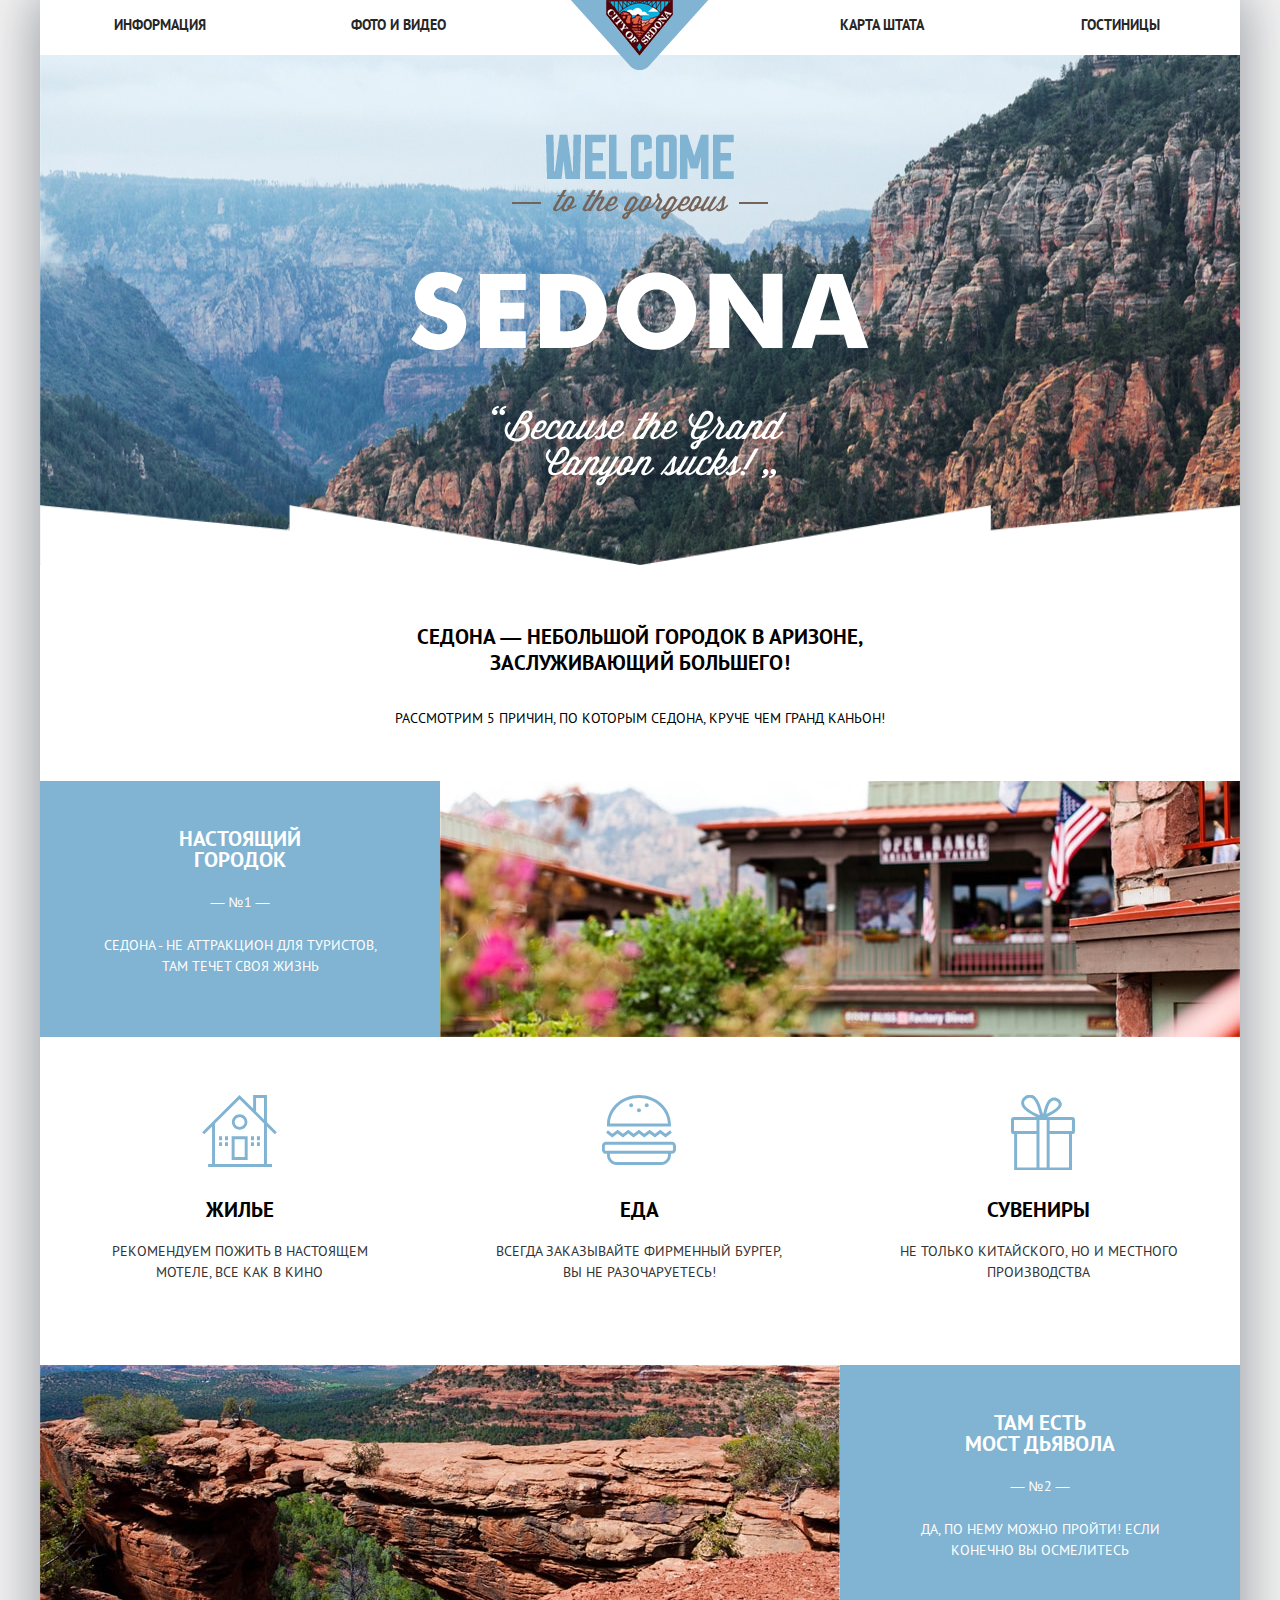
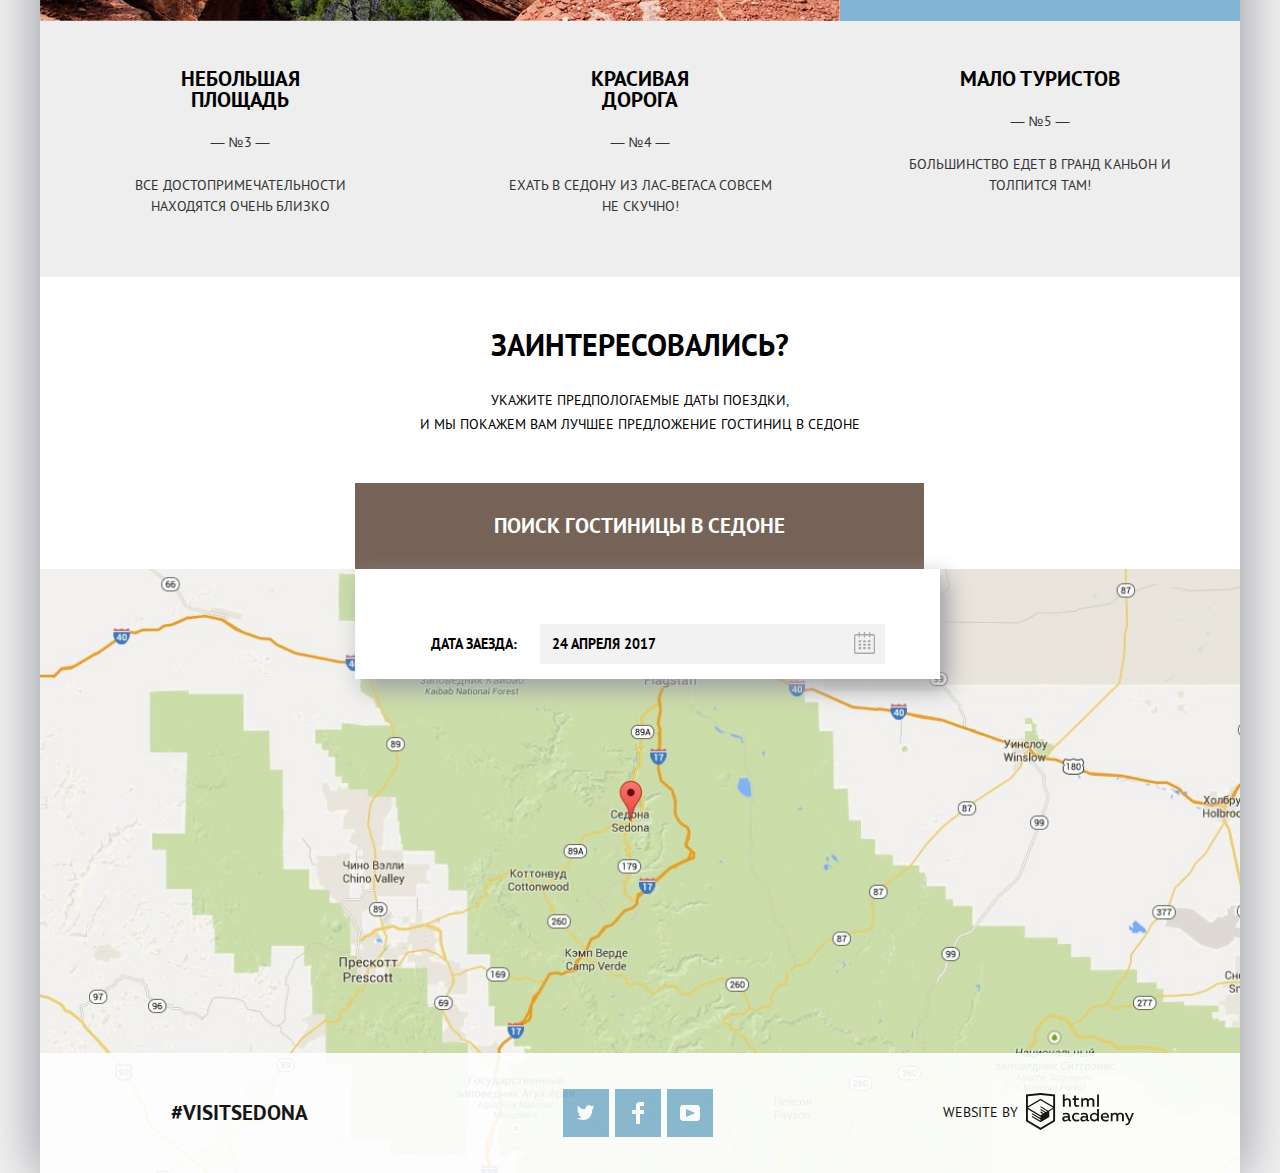
<file: index.html>
<!DOCTYPE html>
<html lang="ru">

<head>
  <meta charset="UTF-8">
  <title>HTML Academy: Седона</title>
  <link rel="stylesheet" href="css/normalize.css">
  <link rel="stylesheet" href="css/style.css">
</head>

<body>
  <svg style="display:none">
    <symbol viewBox="0 0 21 22" id="calendar">
      <path d="M19.251 2.025h-2.845V.648c0-.381-.294-.689-.656-.689-.363 0-.656.308-.656.689v1.377h-3.938V.648c0-.381-.294-.689-.655-.689-.363 0-.657.308-.657.689v1.377H5.906V.648c0-.381-.294-.689-.656-.689-.363 0-.657.308-.657.689v1.377H1.75C.784 2.025 0 2.847 0 3.862v16.302C0 21.179.784 22 1.75 22h17.501c.966 0 1.749-.821 1.749-1.836V3.862c0-1.015-.783-1.837-1.749-1.837zm.437 18.139a.448.448 0 0 1-.437.459H1.75a.45.45 0 0 1-.438-.459V3.862a.45.45 0 0 1 .438-.459h2.844v1.378c0 .381.294.689.657.689.362 0 .656-.308.656-.689V3.403h3.938v1.378c0 .381.294.689.657.689.361 0 .655-.308.655-.689V3.403h3.938v1.378c0 .381.293.689.656.689.362 0 .656-.308.656-.689V3.403h2.845c.241 0 .437.206.437.459v16.302z"/>
      <path d="M4.594 8.225h2.625v2.066H4.594zm0 3.443h2.625v2.067H4.594zm0 3.444h2.625v2.066H4.594zm4.594 0h2.625v2.066H9.188zm0-3.444h2.625v2.067H9.188zm0-3.443h2.625v2.066H9.188zm4.593 6.887h2.625v2.066h-2.625zm0-3.444h2.625v2.067h-2.625zm0-3.443h2.625v2.066h-2.625z"/>
    </symbol>
    <symbol viewBox="0 0 12 22" id="fb-icon">
      <path d="M12 4V0H8a4 4 0 0 0-4 4v4H0v4h4v10h4V12h4V8H8V4h4z"/>
    </symbol>
    <symbol viewBox="0 0 11 10" id="icon-down-dir">
      <path d="M5.5 10L0 0h11"/>
    </symbol>
    <symbol viewBox="0 0 11 10" id="icon-up-dir">
      <path d="M5.5 0L0 10h11z"/>
    </symbol>
    <symbol viewBox="0 0 108.08 36.85" id="logo-htmlacademy">
      <path d="M44.61 26.86a2 2 0 0 0 .55-.1v1.33a3.25 3.25 0 0 1-1.18.21 1.67 1.67 0 0 1-1.67-1 4.84 4.84 0 0 1-3.14 1.08c-1.51 0-2.91-.83-2.91-2.55 0-2.13 2-2.79 3.71-2.79a11.08 11.08 0 0 1 2.17.25v-.3c0-1-.76-1.77-2.19-1.77a7.42 7.42 0 0 0-3 .64v-1.7a10.21 10.21 0 0 1 3.19-.55c2.36 0 3.81 1.12 3.81 3.65v3a.54.54 0 0 0 .49.59h.17zm-6.44-1.13a1.35 1.35 0 0 0 1.46 1.25h.11a3.39 3.39 0 0 0 2.41-1v-1.42a9.72 9.72 0 0 0-1.81-.21c-1 0-2.16.33-2.16 1.38zm12.36-6.11a5 5 0 0 1 2.57.64v1.72a4.08 4.08 0 0 0-2.3-.7 2.75 2.75 0 1 0 0 5.49 5 5 0 0 0 2.43-.64v1.71a6.27 6.27 0 0 1-2.76.57A4.21 4.21 0 0 1 46 24.49v-.41a4.32 4.32 0 0 1 4.18-4.46h.38zm12.17 7.24a2 2 0 0 0 .55-.1v1.33a3.25 3.25 0 0 1-1.18.21 1.67 1.67 0 0 1-1.67-1 4.84 4.84 0 0 1-3.14 1.08c-1.51 0-2.91-.83-2.91-2.55 0-2.13 2-2.79 3.71-2.79a11.08 11.08 0 0 1 2.17.25v-.3c0-1-.76-1.77-2.19-1.77a7.42 7.42 0 0 0-3 .64v-1.7a10.21 10.21 0 0 1 3.19-.55c2.36 0 3.81 1.12 3.81 3.65v3a.54.54 0 0 0 .49.59h.17zm-6.44-1.13a1.35 1.35 0 0 0 1.47 1.25h.11a3.39 3.39 0 0 0 2.41-1v-1.42a9.72 9.72 0 0 0-1.81-.21c-1.06 0-2.16.33-2.16 1.38zM73 15.98v12.2h-1.65v-1.32a3.88 3.88 0 0 1-3.19 1.54 4.4 4.4 0 0 1 0-8.78 3.81 3.81 0 0 1 3 1.3v-4.94H73zm-4.53 5.22a2.76 2.76 0 1 0 0 5.52 2.86 2.86 0 0 0 2.68-1.74v-2a2.91 2.91 0 0 0-2.66-1.73zM79 19.62c3.31 0 4.46 2.68 3.92 5.09H76.7c.21 1.5 1.67 2.11 3.19 2.11a6.11 6.11 0 0 0 2.64-.59v1.6a7.14 7.14 0 0 1-3 .57c-2.53 0-4.75-1.42-4.75-4.42a4.18 4.18 0 0 1 4-4.39H79zm.09 1.54a2.28 2.28 0 0 0-2.44 2.1v.06h4.65a2 2 0 0 0-2.17-2.16zm5.73 7v-8.31h1.65v1a3.81 3.81 0 0 1 2.78-1.27 2.86 2.86 0 0 1 2.64 1.4 4.12 4.12 0 0 1 2.91-1.33 3.06 3.06 0 0 1 3.2 3.33v5.2h-1.9v-5.15a1.59 1.59 0 0 0-1.42-1.75h-.26a2.8 2.8 0 0 0-2.07 1.12v5.78h-1.9v-5.15A1.59 1.59 0 0 0 89 21.29h-.2a3 3 0 0 0-2.21 1.29v5.63h-1.73zm21.31-8.33h1.9l-3.91 9.46c-.9 2.17-2.09 2.86-3.35 2.86a4.76 4.76 0 0 1-1.1-.14v-1.57a2.86 2.86 0 0 0 .85.12c.9 0 1.58-.64 2.07-1.9l.17-.42-4-8.4h2l2.86 6.29zM38.73 1.44V6.2a3.81 3.81 0 0 1 2.7-1.14 3.25 3.25 0 0 1 3.44 3.4v5.15H43V8.7a1.81 1.81 0 0 0-1.61-2h-.3a2.93 2.93 0 0 0-2.32 1.39v5.52h-1.9V1.44h1.9zm11.21.85v3h3v1.6h-3v3.81c0 1.1.5 1.46 1.58 1.46a4.49 4.49 0 0 0 1.69-.33v1.6a6.8 6.8 0 0 1-2.21.35 2.55 2.55 0 0 1-2.86-2.74V6.87h-1.56V5.24h1.5V2.72zm5.4 11.31V5.26H57v1a3.81 3.81 0 0 1 2.77-1.28 2.86 2.86 0 0 1 2.6 1.33 4.12 4.12 0 0 1 2.91-1.33 3.06 3.06 0 0 1 3.16 3.4v5.21h-1.9V8.44a1.59 1.59 0 0 0-1.42-1.75h-.23a2.8 2.8 0 0 0-2.07 1.12v5.78h-1.9V8.44a1.59 1.59 0 0 0-1.42-1.75h-.23a3 3 0 0 0-2.21 1.29v5.63h-1.72zM71.17 1.43H73v12.15h-1.83V1.43zM14.71-.02h-.16L0 1.52v26.67l14.55 8.66 14.55-8.66V1.52zm12.5 27.1l-12.66 7.54L1.9 27.1V16.16l12.59 7.5v1.32l-8.63-5.1v1.31l8.68 5.21v1.39l-8.67-5.16v1.35l8.68 5.21 8.75-5.24v-5.66l3.9-2.31V27.1zm0-12.53l-3.48 2-1.6 1-7.62-4.57v1.31L21 18.21l-.14.09-1 .54-5.37-3.2v1.34l4.24 2.52-1 .67-3.2-1.9v1.31l2.1 1.24-2.13 1.26L2 14.63l12.51-7.54zm0-1.32L14.49 5.74 1.91 13.23v-10L14.56 1.9l12.65 1.33v10z"/>
    </symbol>
    <symbol viewBox="0 0 17 15" id="twitter">
      <path d="M10.95.144c1.685-.496 2.984.27 3.577 1.179.673-.231 1.331-.481 2.011-.708a2.345 2.345 0 0 1-.857 1.768c.685.17 1.304-.491 1.304-.491-.169 1-1.006 1.788-1.563 2.024-.231 6.75-3.175 11.217-10.077 11.082h-.446c-.41 0-4.164-.46-4.898-1.887 2.271.196 3.893-.422 4.693-1.177-.96-.3-2.679-.477-2.979-2.95.349.106.564.228 1.19.119C1.705 8.247.374 7.53.448 5.33c.285.328 1.067.536 1.34.472C1.085 5.561-.182 2.442.894.85c1.818 1.854 3.735 3.606 7.152 3.773C8.254 2.33 9.183.793 10.95.144z"/>
    </symbol>
    <symbol viewBox="0 0 20 16" id="youtube">
      <path d="M17 0H3C1.35 0 0 1.35 0 3v10c0 1.65 1.35 3 3 3h14c1.65 0 3-1.35 3-3V3c0-1.65-1.35-3-3-3zM6.027 11.998V4.002L15.014 8l-8.987 3.998z"/>
    </symbol>
  </svg>
  <div class="main-container">
    <header class="main-header">
      <div class="logo">
        <a class="main-logo"><img src="img/logomain.png" width="138" height="70" alt="Главный логотип"></a>
      </div>
      <nav class="main-navigation">
        <ul class="site-navigation">
          <li class="nav-item"><a href="#">Информация</a></li>
          <li class="nav-item"><a href="#">Фото и видео</a></li>
          <li class="nav-item"><a href="#">Карта штата</a></li>
          <li class="nav-item"><a href="catalog.html">Гостиницы</a></li>
        </ul>
      </nav>
    </header>
    <main>
      <section class="mountains">
        <h2 class="visually-hidden">баннер</h2>
        <div class="mountains-wrap">
          <img src="img/sedonamain.png" width="458" height="352" alt="Седона город" class="mountains-img">
        </div>
        <div class="mountains-tagline">
          <h1 class="page-title">Седона &#8212; небольшой городок в Аризоне, заслуживающий большего!</h1>
          <p class="page-advantage">Рассмотрим 5 причин, по которым Седона, круче чем Гранд Каньон!</p>
        </div>
      </section>
      <section class="advantages">
        <div class="advantage advantage-extend">
          <h3>Настоящий городок</h3>
          <p>&mdash; №1 &mdash;</p>
          <p>Седона - не аттракцион для туристов, <br> там течет своя жизнь</p>
        </div>
        <img src="img/citysed.jpg" width="800" height="256" alt="Настоящий городок">
      </section>
      <section class="features">
        <ul class="feature-list">
          <li class="town-real feature-item feature-item-one">
            <h3>Жилье</h3>
            <p class="town-tagline">Рекомендуем пожить в настоящем мотеле, все как в кино</p>
          </li>
          <li class="town-real feature-item feature-item-two">
            <h3>Еда</h3>
            <p class="town-tagline">Всегда заказывайте фирменный бургер, вы не разочаруетесь!</p>
          </li>
          <li class="town-real feature-item feature-item-three">
            <h3>Сувениры</h3>
            <p class="town-tagline">Не только китайского, но и местного производства</p>
          </li>
        </ul>
      </section>
      <section class="advantages">
        <img src="img/devils.jpg" width="800" height="256" alt="Мост дьявола">
        <div class="advantage advantage-extend">
          <h3>Там есть <br> мост дьявола</h3>
          <p>&mdash; №2 &mdash;</p>
          <p>Да, по нему можно пройти! Если конечно вы осмелитесь</p>
        </div>
      </section>
      <section class="advantages bottom-cont">
        <div class="advantage">
          <h3>Небольшая площадь</h3>
          <p>&mdash; №3 &mdash;</p>
          <p>Все достопримечательности <br> находятся очень близко</p>
        </div>
        <div class="advantage">
          <h3>Красивая дорога</h3>
          <p>&mdash; №4 &mdash;</p>
          <p>Ехать в Седону из Лас-Вегаса совсем <br> не скучно!</p>
        </div>
        <div class="advantage">
          <h3>Мало туристов</h3>
          <p>&mdash; №5 &mdash;</p>
          <p>Большинство едет в гранд каньон и толпится там!</p>
        </div>
      </section>
      <section class="interesting">
        <h2>Заинтересовались?</h2>
        <p>Укажите предпологаемые даты поездки, <br> и мы покажем вам лучшее предложение гостиниц в Седоне</p>
        <button class="button-interesting" type="submit">Поиск гостиницы в седоне</button>
        <form class="interesting-form" action="https://echo.htmlacademy.ru" method="post">
          <div class="date-race">
            <label>Дата заезда:
              <input type="text" name="date-race" value="" placeholder="24 апреля 2017" required>
            </label>
            <button class="calendar" type="button">
              <span class="visually-hidden">Календарь</span>
              <svg class="calendar-svg"  width="21" height="22" fill="#a9a9a9">
               <use xlink:href="#calendar"></use>
              </svg>
            </button>
          </div>
          <div class="date-departure">
            <label>Дата выезда:
              <input type="text" name="date-departure" value="" placeholder="4 июля 2017" required>
            </label>
            <button class="calendar" type="button">
              <span class="visually-hidden">Календарь</span>
              <svg class="calendar-svg" width="21" height="22" fill="#a9a9a9">
                <use xlink:href="#calendar"></use>
              </svg>
            </button>
          </div>
          <div class="people">
            <div class="form-block">
              <label for="grown" class="form-text">взрослые:</label>
              <button class="form-button" type="button">
                <span class="visually-hidden">Минус</span>-
              </button>
              <input type="text" id="grown" class="form-input-adults" value="2">
              <button class="form-button" type="button">
                <span class="visually-hidden">Плюс</span>+
              </button>
            </div>
            <div class="form-block">
              <label for="babies" class="form-tex-right">дети:</label>
              <button class="form-button" type="button">
                <span class="visually-hidden">Минус</span>-
              </button>
              <input type="text" id="babies" class="form-input-adults" value="0">
              <button class="form-button" type="button">
                <span class="visually-hidden">Плюс</span>+
              </button>
            </div>
          </div>
          <button class="find-button" type="submit">Найти</button>
        </form>
      </section>
      <section class="maps">
        <h2 class="visually-hidden">Карта города</h2>
        <div class="map">
          <iframe src="https://www.google.com/maps/embed?pb=!1m14!1m12!1m3!1d419393.59895639285!2d-111.78971539480634!3d34.8606028408091!2m3!1f0!2f0!3f0!3m2!1i1024!2i768!4f13.1!5e0!3m2!1sru!2sru!4v1520171318180" allowfullscreen></iframe>
        </div>
      </section>
    </main>
    <footer class="main-footer footer-absolute">
      <div class="visit">#VISITSEDONA</div>
      <div class="footer-social">
        <ul>
          <li class="social-button">
            <a href="#">
              <span class="visually-hidden">Твиттер</span>
              <svg class="footer-svg"  width="17" height="15" fill="#ffffff">
               <use xlink:href="#twitter"></use>
              </svg>
            </a>
          </li>
          <li class="social-button">
            <a href="#">
              <span class="visually-hidden">Фейсбук</span>
              <svg class="footer-svg"  width="12" height="22" fill="#ffffff">
               <use xlink:href="#fb-icon"></use>
              </svg>
            </a>
          </li>
          <li class="social-button">
            <a href="#">
              <span class="visually-hidden">Ютуб</span>
              <svg class="footer-svg"  width="20" height="16" fill="#ffffff">
               <use xlink:href="#youtube"></use>
              </svg>
            </a>
          </li>
        </ul>
      </div>
      <div class="footer-copiright">
        <span>Website by</span>
        <a class="footer-logo" href="https://htmlacademy.ru/intensive/htmlcss">
          <span class="visually-hidden">htmlacademy</span>
          <svg class="footer-logo"  width="108" height="37" fill="#000000">
            <use xlink:href="#logo-htmlacademy"></use>
          </svg>
        </a>
      </div>
    </footer>
  </div>
  <script src="js/min.popup.js"></script>
</body>

</html>
</file>
<file: css/style.css>
@font-face {
  font-family: "PT Sans";
  font-weight: 400;
  font-style: normal;
  src: url("../fonts/ptsans.woff2") format("woff2"),
    url("../fonts/ptsans.woff") format("woff");
}
@font-face {
  font-family: "PT Sans";
  font-weight: 700;
  font-style: normal;
  src: url("../fonts/ptsansbold.woff2") format("woff2"),
    url("../fonts/ptsansbold.woff") format("woff");
}
body {
  position: relative;
  margin: 0;
  padding: 0;
  font-family: "PT Sans", Arial, sans-serif;
  font-size: 14px;
  line-height: 21px;
  font-weight: 400;
  color: #000000;
  text-transform: uppercase;
  background-color: #f2f2f2;
}
a {
  padding: 0;
  margin: 0;
  text-decoration: none;
}
ul,
li {
  margin: 0;
  padding: 0;
  list-style: none;
}
.visually-hidden:not(:focus):not(:active),
input[type="checkbox"].visually-hidden,
input[type="radio"].visually-hidden {
  position: absolute;
  width: 1px;
  height: 1px;
  margin: -1px;
  border: 0;
  padding: 0;
  white-space: nowrap;
  clip-path: inset(100%);
  clip: rect(0 0 0 0);
  overflow: hidden;
}
.main-container {
  width: 1200px;
  margin: 0 auto;
  background-color: #fff;
  box-shadow: 0px 0px 50px 5px #9c9ea5;
  position: relative;
}
.main-header {
  position: relative;
  width: 100%;
  min-height: 55px;
  padding-top: 15px;
  background-color: #fff;
  box-sizing: border-box;
}
.logo {
  position: absolute;
  top: 0;
  left: 50%;
  margin: 0;
  transform: translateX(-50%);
  z-index: 2;
}
.site-navigation {
  display: flex;
}
.nav-item {
  vertical-align: middle;
  width: 239px;
  text-align: center;
}
.nav-item:nth-child(4n+2) {
   margin-right: 244px;
   margin-left: auto;
}
.main-navigation {
  color: #262626;
  background-color: #fff;
}
.site-navigation a {
  color: #262626;
  font-weight: 700;
  flex-wrap: wrap;
}
.nav-item a:hover,
.catalogs a:hover {
  color: #81b3d2;
}
.nav-item a:focus {
  color: #766357;
}
.nav-item a:active,
.catalogs a:active {
  color: rgba(0, 0, 0, 0.3);
}
.mountains {
  display: flex;
  flex-direction: column;
  justify-content: center;
}
.mountains-wrap {
  display: flex;
  flex-direction: column;
  justify-content: center;
  background-color: #81b3d2;
  width: 100%;
  min-height: 510px;
  background-image: url(../img/mask.png), url(../img/mountains.jpg);
  background-position: 0 100%, 100% 23%;
  background-size: 1200px 60px, 1200px 773px;
  background-repeat: no-repeat;
  align-items: center;
}
.mountains-tagline {
  width: 100%;
  background-color: #fff;
  display: flex;
  flex-direction: column;
  justify-content: center;
  align-items: center;
  padding-top: 59px;
  padding-bottom: 50px;
}
.page-title,
.page-advantage {
  margin: 0;
  padding: 0;
}
.page-title {
  display: block;
  width: 38%;
  font-size: 21px;
  font-weight: 700;
  margin-bottom: 29px;
  line-height: 26px;
  text-align: center;
  letter-spacing: 0.1px;
}
.page-advantage {
  font-size: 14px;
  line-height: 26px;
  text-align: center;
}
.advantages,
.feature-list {
  display: flex;
  flex-wrap: wrap;
}
.advantage {
  display: flex;
  flex-direction: column;
  align-items: center;
  width: 400px;
  text-align: center;
}
.bottom-cont {
  padding-bottom: 60px;
  background-color: #eeeeee;
}
.advantage-image img {
  height: 100%;
}
.feature-item {
  margin-left: 0;
  width: 400px;
}
.advantage h3 {
  display: block;
  margin-bottom: 0;
  margin-top: 47px;
  width: 160px;
  font-size: 21px;
  line-height: 21px;
  font-weight: 700;
  text-align: center;
}
.advantage p {
  display: block;
  width: 305px;
  font-size: 14px;
  line-height: 21px;
  font-weight: 400;
  color: #333333;
}
.advantage > p {
  margin-bottom: 0;
  margin-top: 22px;
}
.advantage-extend {
  color: #ffffff;
  background-color: #81b3d2;
}
.advantage-extend p {
  color: #ffffff;
}
.town-real {
  display: flex;
  flex-direction: column;
  justify-content: center;
  align-items: center;
  flex-basis: 33.3%;
  padding-top: 45px;
}
.feature-item {
  padding-top: 58px;
  padding-bottom: 22px;
}
.feature-item::before {
  content: "";
  display: table;
}
.feature-item-one::before {
  width: 75px;
  height: 75px;
  background-image: url("../img/icons/icon-1.svg");
  background-repeat: no-repeat;
}
.feature-item-two::before {
  width: 75px;
  height: 75px;
  background-image: url("../img/icons/icon-3.svg");
  background-repeat: no-repeat;
}
.feature-item-three::before {
  width: 75px;
  height: 75px;
  background-image: url("../img/icons/icon-2.svg");
  background-position: 90%;
  background-repeat: no-repeat;
}
.town-tagline {
  display: block;
  width: 75%;
  text-align: center;
  margin-bottom: 60px;
}
.feature-item h3 {
  margin-top: 29px;
  font-size: 21px;
  line-height: 21px;
  font-weight: 700;
  text-align: center;
}
.feature-item p {
  margin-top: 0;
  font-size: 14px;
  line-height: 21px;
  color: #333333;
  text-align: center;
}
.interesting {
  position: relative;
}
.interesting-form {
  position: absolute;
  padding-left: 55px;
  padding-right: 55px;
  padding: 55px;
  left: 315px;
  height: 0;
  overflow: hidden;
  background-color: #fff;
  font-size: 14px;
  line-height: 26px;
  font-weight: 700;
  box-shadow: 8px 9px 22px 0px #9c9ea5;
  max-width: 569px;
}
.form-show {
  min-height: 395px;
}
.interesting h2 {
  margin-top: 50px;
  font-size: 30px;
  line-height: 36px;
  font-weight: 700;
  text-align: center;
}
.interesting p {
  font-size: 14px;
  line-height: 24px;
  text-align: center;
}
.people {
  display: flex;
  justify-content: space-between;
}
.button-interesting {
  margin-top: 33px;
  position: relative;
  left: 315px;
  font-size: 21px;
  line-height: 26px;
  font-weight: 700;
  text-align: center;
  color: #ffffff;
  vertical-align: middle;
  text-transform: uppercase;
  cursor: pointer;
  background-color: #766357;
  border: none;
  width: 569px;
  height: 86px;
}
.interesting-form input::-webkit-input-placeholder {
  line-height: 26px;
  font-weight: 700;
  text-transform: uppercase;
  color: #000000;
}
.interesting-form input:-ms-input-placeholder {
  line-height: 26px;
  font-weight: 700;
  text-transform: uppercase;
  color: #000000;
}
.interesting-form input::-ms-input-placeholder {
  line-height: 26px;
  font-weight: 700;
  text-transform: uppercase;
  color: #000000;
}
.interesting-form input::placeholder {
  line-height: 26px;
  font-weight: 700;
  text-transform: uppercase;
  color: #000000;
}
.interesting-form input {
  line-height: 26px;
  font-weight: 700;
  text-transform: uppercase;
  color: #000000;
  background-color: #f2f2f2;
  border: 2px solid transparent;
}
.interesting-form input:hover {
  background-color: #ebebeb;
}
.interesting-form input:focus {
  font-weight: 700;
  text-transform: uppercase;
  background-color: #ffffff;
  border: 2px solid #e5e5e5;
}
.date-race {
  position: relative;
  margin-left: 21px;
  margin-bottom: 28px;
}
.date-departure {
  position: relative;
  margin-bottom: 28px;
}
.date-race input,
.date-departure input {
  margin-left: 19px;
  box-sizing: border-box;
  width: 345px;
  padding: 5px 10px;
  padding-right: 40px;
}
.calendar {
  position: absolute;
  height: 33px;
  width: 33px;
  right: 4px;
  top: 4px;
  border: none;
  background-color: transparent;
}
.calendar:hover svg {
  fill: #000;
}
.calendar:active svg {
  fill: #81b3d2;
}
.people {
  margin-top: 27px;
  display: flex;
}
.form-block {
  display: flex;
  align-items: center;
}
.form-input-adults {
  width: 39px;
  height: 34px;
  text-align: center;
  font: inherit;
  border: none;
}
.form-button {
  padding: 0;
  width: 35px;
  height: 40px;
  color: #a9a9a9;
  font-weight: 700;
  font-size: 24px;
  line-height: 0px;
  border: none;
  background-color: #f2f2f2;
}
.form-button:hover {
  color: #000000;
}
.form-button:active {
  color: #81b3d2;
}
.form-text {
  margin-right: 42px;
}
.form-tex-right {
  margin-right: 28px;
}
.find-button {
  margin-top: 52px;
  font-size: 21px;
  line-height: 26px;
  font-weight: 700;
  text-align: center;
  color: #ffffff;
  vertical-align: middle;
  text-transform: uppercase;
  cursor: pointer;
  background-color: #81b3d2;
  border: none;
  width: 458px;
  height: 58px;
}
.find-button:hover,
a.button-detailed:hover {
  color: #ffffff;
  background-color: #669ec0;
}
.find-button:focus,
a.button-detailed:active {
  color: rgba(255, 255, 255, 0.3);
  background-color: #5496bd;
}
.button-interesting:hover,
a.button-reservation:hover {
  color: #ffffff;
  background-color: #604e43;
}
.button-interesting:focus,
a.button-reservation:active {
  color: rgba(255, 255, 255, 0.3);
  background-color: #503e33;
}
.map {
  background-image: url(../img/map.jpg);
  background-color: #f2f2f2;
  background-position: center center;
  background-size: cover;
  background-repeat: no-repeat;
  width: 100%;
  min-height: 598px;
}
.map iframe {
  width: 100%;
  min-height: 598px;
  border: 0;
}
.main-footer {
  display: flex;
  justify-content: space-around;
  align-items: center;
  align-self: auto;
  padding-top: 36px;
  padding-bottom: 36px;
}
.footer-absolute {
  position: absolute;
  width: 100%;
  z-index: 2;
  bottom: 0;
  left: 0;
  right: 0;
  background-color: white;
  opacity: 0.9;
}
.social-button a {
  display: flex;
  align-items: center;
  justify-content: center;
  width: 46px;
  height: 48px;
  background-color: #81b3d2;
}
.social-button a:hover {
  background-color: #669ec0;
}
.social-button a:active {
  background-color: #5496bd;
}
.social-button a:active .footer-svg {
  fill: #88b6d1;
}
.footer-social ul {
  display: flex;
  flex-wrap: wrap;
  justify-content: space-around;
  width: 156px;
}
.visit {
  margin-left: 17px;
  font-size: 21px;
  font-weight: 700;
}
.footer-social {
  margin-left: 25px;
}
.footer-copiright {
  display: flex;
  align-items: center;
  align-self: auto;
}
.footer-logo {
  position: relative;
  left: 4px;
  top: 1px;
}
.footer-logo:hover {
  fill: #81b3d2;
}
.footer-logo:active {
  fill: #c9c8c8;
}
.sort-form {
  display: flex;
  justify-content: space-between;
  padding-left: 61px;
  padding-right: 59px;
  padding-top: 29px;
}
.sort-form fieldset {
  border: none;
}
.sort-form {
  min-height: 190px;
  background-color: #81b3d2;
  background-image: url("../img/backgroundhotels.jpg");
  background-size: 1200px 562px;
  background-repeat: no-repeat;
  color: #ffffff;
}
.checkbox-item {
  line-height: 21px;
}
.sort-form legend {
  font-size: 16px;
  line-height: 21px;
  font-weight: 700;
}
.filter-range {
  width: 318px;
  color: #ffffff;
  text-transform: uppercase;
}
.filter-range-title {
  margin-bottom: 4px;
}
.price-controls {
  position: relative;
  height: 32px;
  margin-bottom: 20px;
  font-size: 0;
  border: 2px solid #ffffff;
  border-radius: 2px;
}
.price-controls::after {
  content: "";
  position: absolute;
  top: 50%;
  left: 50%;
  width: 2px;
  height: 22px;
  background: #ffffff;
  transform: translate(-50%, -50%);
}
.price-controls label {
  display: inline-block;
  font-size: 14px;
  line-height: 33px;
  vertical-align: top;
  cursor: pointer;
}
.price-controls .min-price {
  width: 90px;
  padding-left: 65px;
}
.price-controls .max-price {
  padding-left: 56px;
}
.price-controls input {
  width: 50px;
  margin: 0;
  color: inherit;
  background: none;
  border: none;
}
.range-controls {
  position: relative;
  margin-bottom: 32px;
}
.range-controls .scale {
  height: 2px;
  background: rgba(255, 255, 255, 0.3);
}
.range-controls .bar {
  width: 80%;
  height: 2px;
  background: #ffffff;
}
.range-toggle {
  position: absolute;
  top: -9px;
  width: 4px;
  height: 4px;
  background: #ababab;
  border: 8px solid #ffffff;
  border-radius: 50%;
  box-shadow: 0 2px 1px 0 rgba(0, 1, 1, 0.2);
  cursor: pointer;
}
.range-toggle:hover {
  border: 10px solid #ffffff;
  background: #1c4f80;
}
.range-toggle-min {
  left: 0;
}
.range-toggle-max {
  left: 80%;
}
.btn-transparent {
  display: block;
  margin-left: 85px;
  padding: 6px 35px;
  padding-right: 32px;
  font-size: 14px;
  line-height: 20px;
  color: #ffffff;
  text-transform: uppercase;
  background: transparent;
  border: 2px solid #ffffff;
  border-radius: 2px;
  cursor: pointer;
}
.btn-transparent:hover {
  color: #000000;
  background: #ffffff;
}
.infrastructure,
.type-hotels {
  margin-top: 21px;
  display: flex;
  flex-direction: column;
}
.hotels-second {
  width: 160px;
  margin-right: 208px;
}
.checkbox-item:first-child,
.checkbox-item:nth-child(2) {
  margin-bottom: 22px;
}
.checkbox-item {
  position: relative;
  cursor: pointer;
  padding-left: 40px;
}
.checkbox-item input[type="checkbox"] + .checkbox-indicator {
  position: absolute;
  top: 0;
  left: 0;
  background-image: url("../img/icons/checkbox-off.svg");
  background-repeat: no-repeat;
  width: 27px;
  height: 23px;
}
.checkbox-item input[type="checkbox"]:checked + .checkbox-indicator::before,
.checkbox-item input[type="checkbox"]:checked + .checkbox-indicator::after {
  content: "";
  position: absolute;
  top: 0;
  left: 0;
  background-image: url("../img/icons/checkbox-on.svg");
  background-repeat: no-repeat;
  width: 27px;
  height: 23px;
}
.checkbox-item input[type="checkbox"] + .checkbox-indicator-fake {
  position: absolute;
  top: 0;
  left: 0;
  background-image: url("../img/icons/checkbox-on-fake.svg");
  background-repeat: no-repeat;
  width: 27px;
  height: 23px;
}
.sort {
  display: flex;
  padding: 30px 73px;
}
.sort-list {
  display: flex;
  flex-wrap: wrap;
  align-items: center;
  width: 278px;
  justify-content: space-between;
  margin-left: 2px;
  width: 770px;
  justify-content: flex-start;
}
.sort-item {
  margin-left: 35px;
}
.sort-part-second {
  display: flex;
  align-items: center;
  margin-right: 40px;
  margin-left: 47px;
}
.sort-part-third {
  position: relative;
}
.icon-up-dir {
  position: absolute;
  left: -33px;
  top: 9px;
}
.hover-svg:hover .icon-up-dir {
  fill: #000000;
}
.hover-svg:focus .icon-up-dir,
.hover-svg:active .icon-up-dir {
  fill: #81b3d2;
}
.icon-down-dir {
  position: absolute;
  left: -10px;
  top: 8px;
}
.hover-svg:hover .icon-down-dir {
  fill: #000000;
}
.hover-svg:focus .icon-down-dir,
.hover-svg:active .icon-down-dir {
  fill: #81b3d2;
}
.sort-part-first b,
.catalogs h3 {
  margin: 0;
  font-size: 21px;
  line-height: 26px;
  font-weight: 700;
}
.price a h3 {
  color: #000000;
  transition-duration: 0.5s;
}
.price a h3:hover {
  color: #81b3d2;
}
.price a h3:active {
  color: rgba(0, 0, 0, 0.3);
}
.sort-part-second span {
  font-size: 12px;
  line-height: 18px;
}
.sort-item a {
  font-size: 12px;
  line-height: 18px;
  color: rgba(0, 0, 0, 0.3);
  border-bottom: 1px dotted #81b3d2;
}
.sort-item.active a {
  color: #81b3d2;
  border-bottom: 1px solid transparent;
}
.sort-item a:hover {
  color: #81b3d2;
  border-bottom: 1px dotted #81b3d2;
}
.sort-item a:active {
  border-bottom: none;
  color: #000000;
}
.catalogs {
  display: flex;
  justify-content: space-between;
}
.catalog-item {
  padding-top: 26px;
  padding-bottom: 28px;
  padding-left: 73px;
  padding-right: 73px;
}
.catalog-item:first-child,
.catalog-item:last-child {
  border-top: 1px solid #e5e5e5;
  border-bottom: 1px solid #e5e5e5;
}
.button-reservation {
  padding: 3px 16px;
  font: inherit;
  text-align: center;
  color: #ffffff;
  vertical-align: middle;
  text-transform: uppercase;
  background-color: #766357;
  border: none;
  transition-duration: 0.5s;
}
.button-detailed {
  padding: 3px 16px;
  font: inherit;
  text-align: center;
  color: #ffffff;
  vertical-align: middle;
  text-transform: uppercase;
  background-color: #81b3d2;
  border: none;
  transition-duration: 0.5s;
}
.price {
  margin-right: 493px;
  width: 257px;
}
.price-item {
  display: flex;
  justify-content: space-between;
}
.price-buttons span {
  display: block;
  margin-top: 6px;
}
.price-buttons a {
  margin-top: 14px;
}
.catalog-rating {
  width: 110px;
  display: flex;
  justify-content: space-between;
  flex-direction: column;
  align-items: flex-end;
}
.hotels-list {
  display: flex;
  justify-content: space-between;
}
.hotels-rating-item {
  margin-left: 5px;
}
.rating-item {
  padding: 3px 13px;
  color: #666666;
  background-color: #f2f2f2;
}
</file>
